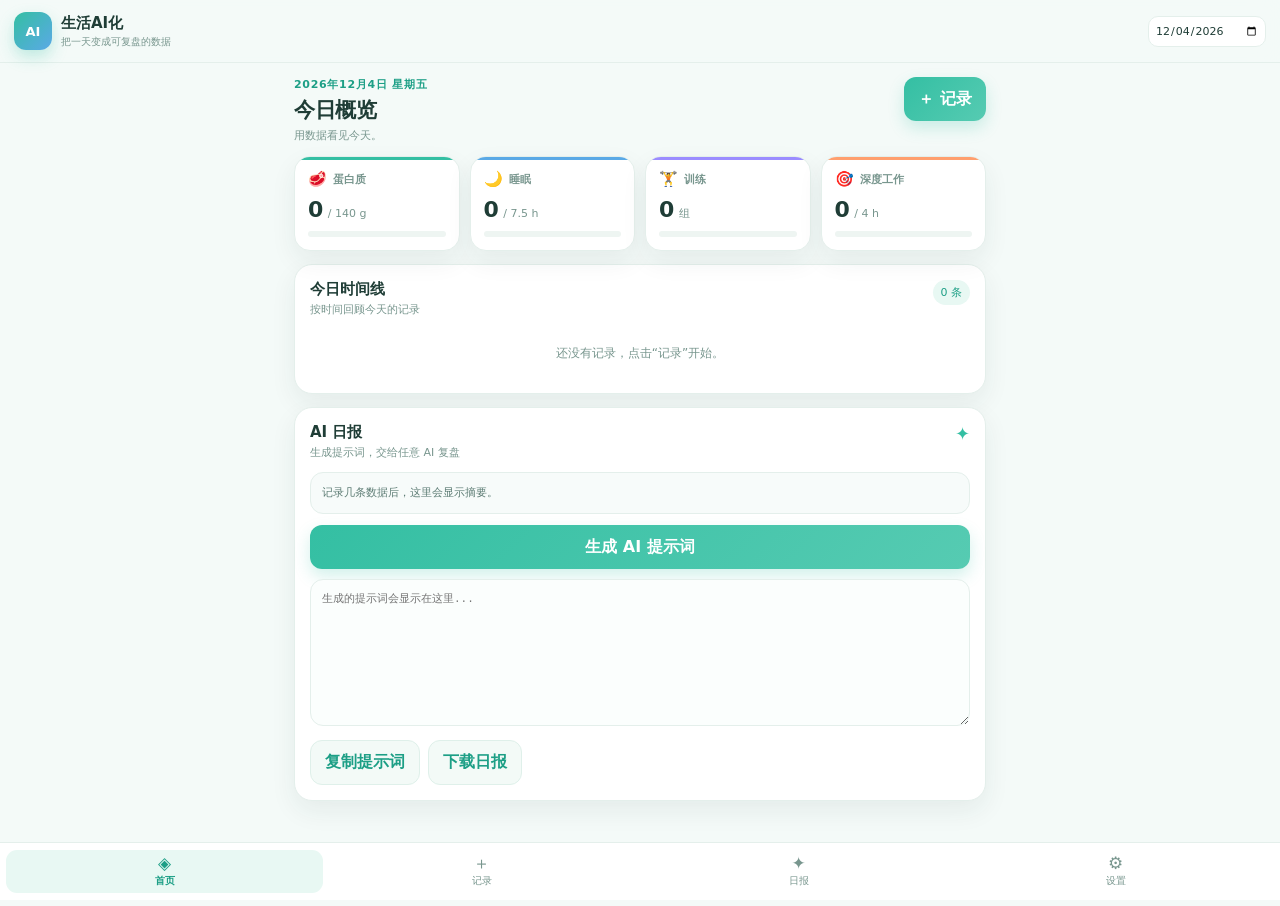
<file: index.html>
<!DOCTYPE html>
<html lang="zh-CN">
<head>
<meta charset="utf-8">
<meta name="viewport" content="width=device-width, initial-scale=1, viewport-fit=cover">
<meta name="theme-color" content="#34bfa3">
<meta name="apple-mobile-web-app-capable" content="yes">
<meta name="apple-mobile-web-app-status-bar-style" content="default">
<meta name="apple-mobile-web-app-title" content="生活AI化">
<link rel="manifest" href="./manifest.webmanifest">
<link rel="apple-touch-icon" href="./icon-192.png">
<link rel="stylesheet" href="./style.css">
<title>生活AI化</title>
</head>
<body>
<header class="app-header">
  <div class="brand">
    <div class="brand-mark">AI</div>
    <div>
      <h1>生活AI化</h1>
      <p>把一天变成可复盘的数据</p>
    </div>
  </div>
  <input type="date" id="datePicker" aria-label="选择日期">
</header>

<main class="app-main">
  <section class="view active" id="view-dashboard">
    <div class="hello">
      <div>
        <p class="eyebrow" id="dateLabel"></p>
        <h2>今日概览</h2>
        <p class="sub">用数据看见今天。</p>
      </div>
      <button class="primary-btn" id="jumpRecord">＋ 记录</button>
    </div>

    <div class="metrics">
      <article class="metric-card mint">
        <div class="metric-top"><span>🥩</span><b>蛋白质</b></div>
        <div class="metric-value"><strong id="metricProtein">0</strong><span>/ <em id="targetProteinMini">140</em> g</span></div>
        <div class="bar"><div id="barProtein"></div></div>
      </article>
      <article class="metric-card sky">
        <div class="metric-top"><span>🌙</span><b>睡眠</b></div>
        <div class="metric-value"><strong id="metricSleep">0</strong><span>/ <em id="targetSleepMini">7.5</em> h</span></div>
        <div class="bar"><div id="barSleep"></div></div>
      </article>
      <article class="metric-card lilac">
        <div class="metric-top"><span>🏋️</span><b>训练</b></div>
        <div class="metric-value"><strong id="metricSets">0</strong><span>组</span></div>
        <div class="bar"><div id="barTraining"></div></div>
      </article>
      <article class="metric-card peach">
        <div class="metric-top"><span>🎯</span><b>深度工作</b></div>
        <div class="metric-value"><strong id="metricWork">0</strong><span>/ <em id="targetWorkMini">4</em> h</span></div>
        <div class="bar"><div id="barWork"></div></div>
      </article>
    </div>

    <article class="card">
      <div class="card-head"><div><h3>今日时间线</h3><p>按时间回顾今天的记录</p></div><span class="pill" id="entryCount">0 条</span></div>
      <div id="timeline" class="timeline empty">还没有记录，点击“记录”开始。</div>
    </article>

    <article class="card ai-card">
      <div class="card-head"><div><h3>AI 日报</h3><p>生成提示词，交给任意 AI 复盘</p></div><span class="spark">✦</span></div>
      <div class="ai-summary" id="aiSummary">记录几条数据后，这里会显示摘要。</div>
      <button class="primary-btn full" id="dashPromptBtn">生成 AI 提示词</button>
      <textarea id="dashPrompt" rows="7" placeholder="生成的提示词会显示在这里..."></textarea>
      <div class="row"><button class="ghost-btn" id="dashCopyBtn">复制提示词</button><button class="ghost-btn" id="dashReportBtn">下载日报</button></div>
    </article>
  </section>

  <section class="view" id="view-record">
    <div class="view-head"><div><h2>快速记录</h2><p>吃饭、训练、睡眠、工作，随手记下来。</p></div></div>
    <div class="record-tabs" id="recordTabs">
      <button class="tab active" data-type="food">🍽️ 吃饭</button>
      <button class="tab" data-type="training">🏋️ 训练</button>
      <button class="tab" data-type="sleep">🌙 睡眠</button>
      <button class="tab" data-type="work">💻 工作</button>
    </div>
    <article class="card form-card">
      <div class="card-head"><div><h3 id="formTitle">记录吃饭</h3><p id="formHint">记录每一餐，自动汇总热量和蛋白质。</p></div></div>
      <form id="recordForm" class="form-grid"></form>
    </article>
    <article class="card">
      <div class="card-head"><div><h3 id="listTitle">今日吃饭记录</h3><p id="listHint">最近记录会显示在这里</p></div><span class="pill" id="listCount">0 条</span></div>
      <div id="recordList" class="entry-list empty">暂无记录。</div>
    </article>
  </section>

  <section class="view" id="view-report">
    <div class="view-head"><div><h2>AI 日报</h2><p>把一天交给 AI，换一份明天的行动清单。</p></div></div>
    <article class="card">
      <div class="card-head"><div><h3>日报提示词</h3><p>复制到 ChatGPT、Claude、Kimi 或豆包。</p></div><button class="primary-btn" id="reportPromptBtn">生成</button></div>
      <div class="summary-grid" id="reportSummary"></div>
      <textarea id="reportPrompt" rows="12" placeholder="点击“生成”后显示提示词..."></textarea>
      <div class="row"><button class="ghost-btn" id="reportCopyBtn">复制提示词</button><button class="primary-btn" id="reportDownloadBtn">下载 Markdown 日报</button></div>
    </article>
  </section>

  <section class="view" id="view-settings">
    <div class="view-head"><div><h2>目标设置</h2><p>目标越清楚，复盘越有用。</p></div></div>
    <article class="card form-card">
      <form id="settingsForm" class="form-grid">
        <label>蛋白质目标（g）<input type="number" id="settingProtein" min="0" step="1"></label>
        <label>热量缺口目标（kcal）<input type="number" id="settingCalories" min="0" step="1"></label>
        <label>睡眠目标（h）<input type="number" id="settingSleep" min="0" step="0.1"></label>
        <label>每周训练（次）<input type="number" id="settingTraining" min="0" step="1"></label>
        <label>深度工作目标（h）<input type="number" id="settingWork" min="0" step="0.5"></label>
        <button class="primary-btn" type="submit">保存设置</button>
      </form>
    </article>
    <article class="card">
      <div class="card-head"><div><h3>数据管理</h3><p>数据默认保存在这台手机的浏览器里。</p></div></div>
      <div class="row">
        <button class="ghost-btn" id="exportBtn">导出备份</button>
        <label class="ghost-btn file-btn">导入备份<input type="file" id="importInput" accept="application/json"></label>
        <button class="ghost-btn" id="installBtn" style="display:none">安装到手机</button>
      </div>
      <p class="muted small">建议每周导出一次备份。换手机时，在新手机上导入备份即可恢复。</p>
      <button class="danger-link" id="clearDayBtn">清空今天的数据</button>
    </article>
  </section>
</main>

<nav class="bottom-nav">
  <button class="bottom-nav-item active" data-view="dashboard"><span>◈</span>首页</button>
  <button class="bottom-nav-item" data-view="record"><span>＋</span>记录</button>
  <button class="bottom-nav-item" data-view="report"><span>✦</span>日报</button>
  <button class="bottom-nav-item" data-view="settings"><span>⚙</span>设置</button>
</nav>
<div class="toast" id="toast"></div>
<script src="./app.js"></script>
</body>
</html>
</file>
<file: style.css>
:root {
  --bg: #f4faf8;
  --card: #ffffff;
  --ink: #1f3d36;
  --muted: #78968e;
  --line: #e4efeb;
  --mint: #34bfa3;
  --mint-dark: #1d9f86;
  --mint-soft: #e8f8f3;
  --sky: #5aa9e6;
  --sky-soft: #e9f4fd;
  --lilac: #9b8cff;
  --lilac-soft: #f0edff;
  --peach: #ff9f6e;
  --peach-soft: #fff0e9;
  --danger: #ef6b6b;
  --shadow: 0 10px 26px rgba(31, 61, 54, .07);
  --radius: 18px;
}
* { box-sizing: border-box; -webkit-tap-highlight-color: transparent; }
html, body { margin: 0; padding: 0; min-height: 100%; overflow-x: hidden; }
body {
  font-family: "Microsoft YaHei", "PingFang SC", "Noto Sans CJK SC", system-ui, -apple-system, sans-serif;
  background: var(--bg); color: var(--ink); -webkit-font-smoothing: antialiased;
  padding-bottom: calc(78px + env(safe-area-inset-bottom));
}
button, input, select, textarea { font: inherit; }
button { cursor: pointer; }

.app-header {
  position: sticky; top: 0; z-index: 10;
  display: flex; align-items: center; justify-content: space-between; gap: 10px;
  padding: 12px 14px calc(12px + env(safe-area-inset-top));
  background: rgba(244, 250, 248, .92); backdrop-filter: blur(14px);
  border-bottom: 1px solid var(--line);
}
.brand { display: flex; align-items: center; gap: 9px; min-width: 0; flex: 1 1 auto; }
.brand-mark {
  width: 38px; height: 38px; border-radius: 12px; flex: 0 0 auto;
  display: grid; place-items: center; color: #fff; font-weight: 800; font-size: 13px;
  background: linear-gradient(135deg, var(--mint), var(--sky));
  box-shadow: 0 7px 16px rgba(52,191,163,.28);
}
.brand h1 { margin: 0; font-size: 15px; white-space: nowrap; }
.brand p { display: none; margin: 2px 0 0; color: var(--muted); font-size: 10px; white-space: nowrap; }
.app-header input[type="date"] { border: 1px solid var(--line); border-radius: 10px; padding: 7px 6px; background: #fff; color: var(--ink); font-size: 11px; max-width: 118px; flex: 0 1 118px; }

.app-main { padding: 14px; max-width: 720px; margin: 0 auto; }
.view { display: none; }
.view.active { display: block; animation: fadeUp .22s ease; }
@keyframes fadeUp { from { opacity: 0; transform: translateY(5px); } to { opacity: 1; transform: none; } }

.hello, .view-head { display: flex; align-items: flex-start; justify-content: space-between; gap: 12px; margin-bottom: 13px; }
.eyebrow { margin: 0 0 4px; color: var(--mint-dark); font-size: 11px; font-weight: 700; letter-spacing: .7px; }
.hello h2, .view-head h2 { margin: 0; font-size: 21px; letter-spacing: -.3px; }
.sub, .view-head p { margin: 4px 0 0; color: var(--muted); font-size: 11px; }

.primary-btn, .ghost-btn, .file-btn {
  border: 0; border-radius: 12px; padding: 11px 14px; transition: .15s ease;
  min-height: 44px; display: inline-flex; align-items: center; justify-content: center;
}
.primary-btn { color: #fff; font-weight: 700; background: linear-gradient(135deg, var(--mint), #56cbb2); box-shadow: 0 7px 16px rgba(52,191,163,.22); }
.primary-btn:active { transform: scale(.98); }
.ghost-btn, .file-btn { background: #f3faf7; color: var(--mint-dark); font-weight: 700; border: 1px solid #dff0ea; }
.ghost-btn:active, .file-btn:active { background: #e8f8f3; }
.full { width: 100%; }
.file-btn { position: relative; overflow: hidden; }
.file-btn input { position: absolute; inset: 0; opacity: 0; font-size: 100px; }

.card { background: var(--card); border: 1px solid var(--line); border-radius: var(--radius); box-shadow: var(--shadow); padding: 15px; margin-bottom: 13px; }
.card-head { display: flex; align-items: flex-start; justify-content: space-between; gap: 10px; margin-bottom: 12px; }
.card-head h3 { margin: 0; font-size: 15px; }
.card-head p { margin: 3px 0 0; color: var(--muted); font-size: 11px; }
.pill { font-size: 11px; color: var(--mint-dark); background: var(--mint-soft); padding: 5px 8px; border-radius: 999px; white-space: nowrap; }

.metrics { display: grid; grid-template-columns: repeat(2, minmax(0, 1fr)); gap: 10px; margin-bottom: 13px; }
.metric-card { background: var(--card); border: 1px solid var(--line); border-radius: 16px; padding: 13px; box-shadow: var(--shadow); position: relative; overflow: hidden; }
.metric-card::before { content: ""; position: absolute; inset: 0 0 auto 0; height: 3px; background: var(--mint); }
.metric-card.sky::before { background: var(--sky); }
.metric-card.lilac::before { background: var(--lilac); }
.metric-card.peach::before { background: var(--peach); }
.metric-top { display: flex; align-items: center; gap: 6px; margin-bottom: 9px; }
.metric-top span { font-size: 15px; }
.metric-top b { color: var(--muted); font-size: 11px; }
.metric-value { display: flex; align-items: baseline; gap: 5px; margin-bottom: 9px; }
.metric-value strong { font-size: 22px; letter-spacing: -.5px; }
.metric-value span, .metric-value em { color: var(--muted); font-size: 11px; font-style: normal; }
.bar { height: 6px; border-radius: 999px; background: #eef5f2; overflow: hidden; }
.bar > div { height: 100%; width: 0; border-radius: inherit; background: linear-gradient(90deg, var(--mint), #6fd8c0); transition: width .35s ease; }
.metric-card.sky .bar > div { background: linear-gradient(90deg, var(--sky), #8dc8f0); }
.metric-card.lilac .bar > div { background: linear-gradient(90deg, var(--lilac), #bdb2ff); }
.metric-card.peach .bar > div { background: linear-gradient(90deg, var(--peach), #ffc09a); }

.timeline { display: flex; flex-direction: column; gap: 8px; }
.timeline.empty, .entry-list.empty { color: var(--muted); font-size: 12px; text-align: center; padding: 16px 0; }
.timeline-item { display: flex; gap: 10px; padding: 9px; border-radius: 13px; }
.timeline-item:active { background: #f7fbfa; }
.timeline-icon { width: 32px; height: 32px; border-radius: 10px; display: grid; place-items: center; background: var(--mint-soft); flex: 0 0 auto; }
.timeline-icon.training { background: var(--lilac-soft); }
.timeline-icon.sleep { background: var(--sky-soft); }
.timeline-icon.work { background: var(--peach-soft); }
.timeline-icon.note { background: #f2f5f4; }
.timeline-body { flex: 1; min-width: 0; }
.timeline-title { font-size: 12px; font-weight: 700; margin-bottom: 3px; }
.timeline-meta { color: var(--muted); font-size: 11px; line-height: 1.45; word-break: break-word; }
.timeline-time { color: var(--muted); font-size: 10px; white-space: nowrap; margin-top: 2px; }
.delete-btn { border: 0; background: transparent; color: #b9cfc8; font-size: 17px; padding: 4px 5px; border-radius: 8px; }
.delete-btn:active { color: var(--danger); background: #fff1f1; }

.record-tabs { display: flex; gap: 7px; overflow-x: auto; padding-bottom: 3px; margin-bottom: 11px; scrollbar-width: none; }
.record-tabs::-webkit-scrollbar { display: none; }
.tab { border: 1px solid var(--line); background: #fff; color: #58756d; border-radius: 999px; padding: 9px 12px; font-weight: 700; white-space: nowrap; font-size: 12px; min-height: 40px; }
.tab.active { background: var(--mint); border-color: var(--mint); color: #fff; box-shadow: 0 6px 14px rgba(52,191,163,.18); }

.form-grid { display: grid; grid-template-columns: 1fr; gap: 11px; }
.form-grid label { display: flex; flex-direction: column; gap: 5px; color: #4e6c64; font-size: 12px; font-weight: 700; }
.form-grid input, .form-grid select, .form-grid textarea { width: 100%; border: 1px solid var(--line); border-radius: 11px; padding: 11px; background: #fbfefd; color: var(--ink); outline: none; min-height: 44px; }
.form-grid input:focus, .form-grid select:focus, .form-grid textarea:focus { border-color: var(--mint); box-shadow: 0 0 0 3px rgba(52,191,163,.12); background: #fff; }
.form-grid button { grid-column: span 1; }

.entry-list { display: flex; flex-direction: column; gap: 8px; }
.entry-item { display: flex; justify-content: space-between; gap: 8px; padding: 10px; border: 1px solid var(--line); border-radius: 13px; background: #fcfefd; }
.entry-main { min-width: 0; }
.entry-main strong { display: block; font-size: 12px; margin-bottom: 3px; }
.entry-main span { color: var(--muted); font-size: 11px; line-height: 1.45; word-break: break-word; }

.ai-card .spark { color: var(--mint); font-size: 18px; }
.ai-summary { background: #f7fbfa; border: 1px solid var(--line); border-radius: 13px; padding: 11px; color: #5e7d75; font-size: 11px; line-height: 1.65; margin-bottom: 11px; }
textarea#dashPrompt, textarea#reportPrompt { width: 100%; border: 1px solid var(--line); border-radius: 13px; padding: 11px; background: #fbfefd; color: #35564d; resize: vertical; outline: none; font-family: "Cascadia Code", Consolas, "Courier New", monospace; font-size: 11px; line-height: 1.6; margin-top: 10px; }
.row { display: flex; gap: 8px; flex-wrap: wrap; margin-top: 10px; }
.summary-grid { display: grid; grid-template-columns: repeat(2, 1fr); gap: 8px; }
.summary-chip { background: #f7fbfa; border: 1px solid var(--line); border-radius: 12px; padding: 9px; }
.summary-chip span { display: block; color: var(--muted); font-size: 10px; margin-bottom: 3px; }
.summary-chip strong { font-size: 14px; }
.muted { color: var(--muted); }
.small { font-size: 11px; line-height: 1.6; }
.danger-link { border: 0; background: transparent; color: var(--danger); font-size: 12px; padding: 8px 0 0; }

.bottom-nav {
  position: fixed; left: 0; right: 0; bottom: 0; z-index: 20;
  display: grid; grid-template-columns: repeat(4, 1fr);
  background: rgba(255,255,255,.95); backdrop-filter: blur(14px);
  border-top: 1px solid var(--line);
  padding: 7px 6px calc(7px + env(safe-area-inset-bottom));
}
.bottom-nav-item { border: 0; background: transparent; color: var(--muted); display: flex; flex-direction: column; align-items: center; gap: 2px; font-size: 10px; padding: 5px 2px; border-radius: 11px; }
.bottom-nav-item span { font-size: 17px; line-height: 1; }
.bottom-nav-item.active { color: var(--mint-dark); background: var(--mint-soft); font-weight: 700; }

.toast { position: fixed; left: 50%; bottom: calc(86px + env(safe-area-inset-bottom)); transform: translateX(-50%) translateY(14px); background: #1f3d36; color: #fff; border-radius: 12px; padding: 10px 14px; font-size: 12px; opacity: 0; pointer-events: none; transition: .22s ease; z-index: 30; max-width: 86vw; text-align: center; }
.toast.show { opacity: 1; transform: translateX(-50%) translateY(0); }

@media (min-width: 620px) {
  .brand p { display: block; }
  .metrics { grid-template-columns: repeat(4, minmax(0, 1fr)); }
  .form-grid { grid-template-columns: repeat(2, minmax(0, 1fr)); }
  .form-grid button { grid-column: span 2; }
}
@media (prefers-color-scheme: dark) {
  :root { --bg: #101b18; --card: #172622; --ink: #e7f5f0; --muted: #9db8b0; --line: #264039; --mint-soft: #1d3a33; --sky-soft: #1b3040; --lilac-soft: #282445; --peach-soft: #3a2a22; }
  .app-header { background: rgba(16,27,24,.92); }
  .bottom-nav { background: rgba(23,38,34,.95); }
  .app-header input[type="date"], .tab, .form-grid input, .form-grid select, .form-grid textarea, .entry-item { background: #1b2d29; color: var(--ink); }
  .timeline-item:active, .ghost-btn:active { background: #1d3a33; }
  .ai-summary, .summary-chip { background: #1b2d29; }
}
@media (max-width: 430px) {
  .brand p { display: none; }
  .brand h1 { font-size: 14px; }
  .app-header input[type="date"] { border: 1px solid var(--line); border-radius: 10px; padding: 7px 6px; background: #fff; color: var(--ink); font-size: 11px; max-width: 118px; flex: 0 1 118px; }
}
/* final mobile fixes */
.app-header { flex-wrap: wrap; }
.bottom-nav { width: 100%; max-width: 100%; }
</file>
